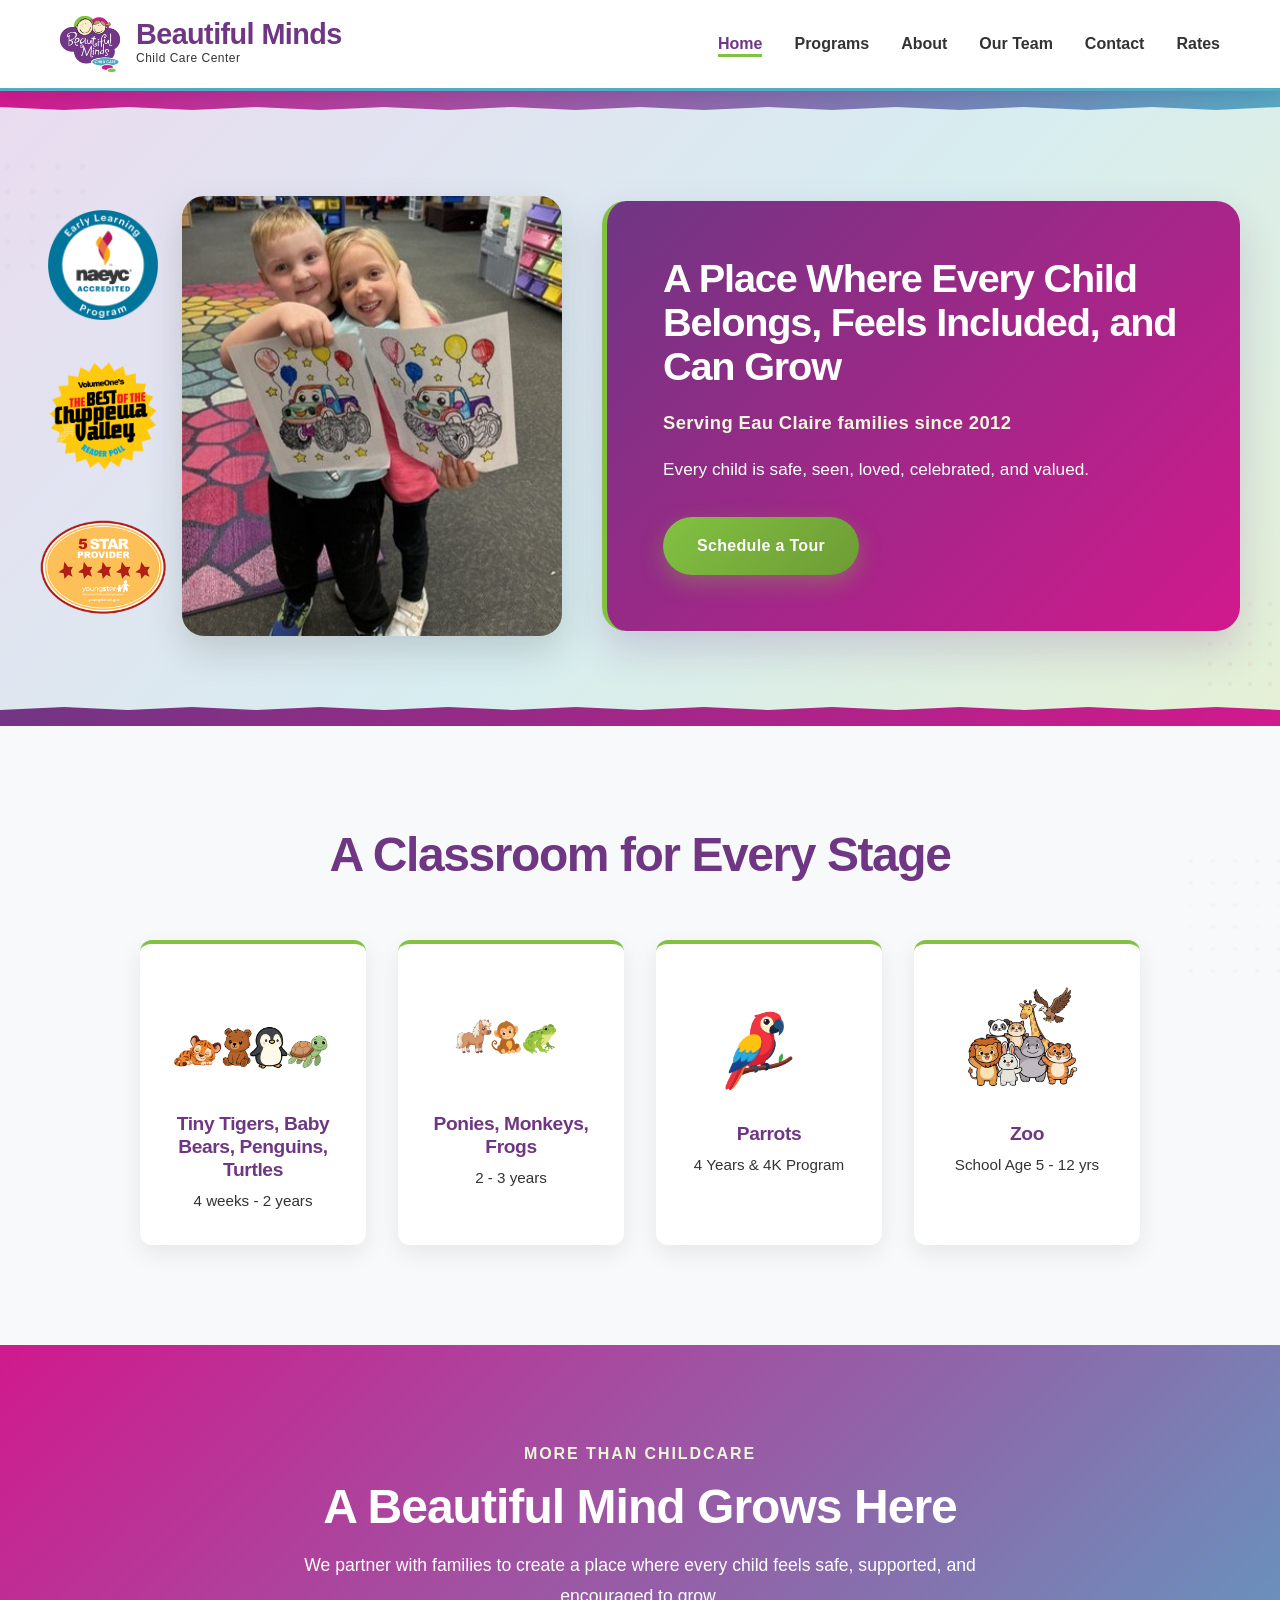
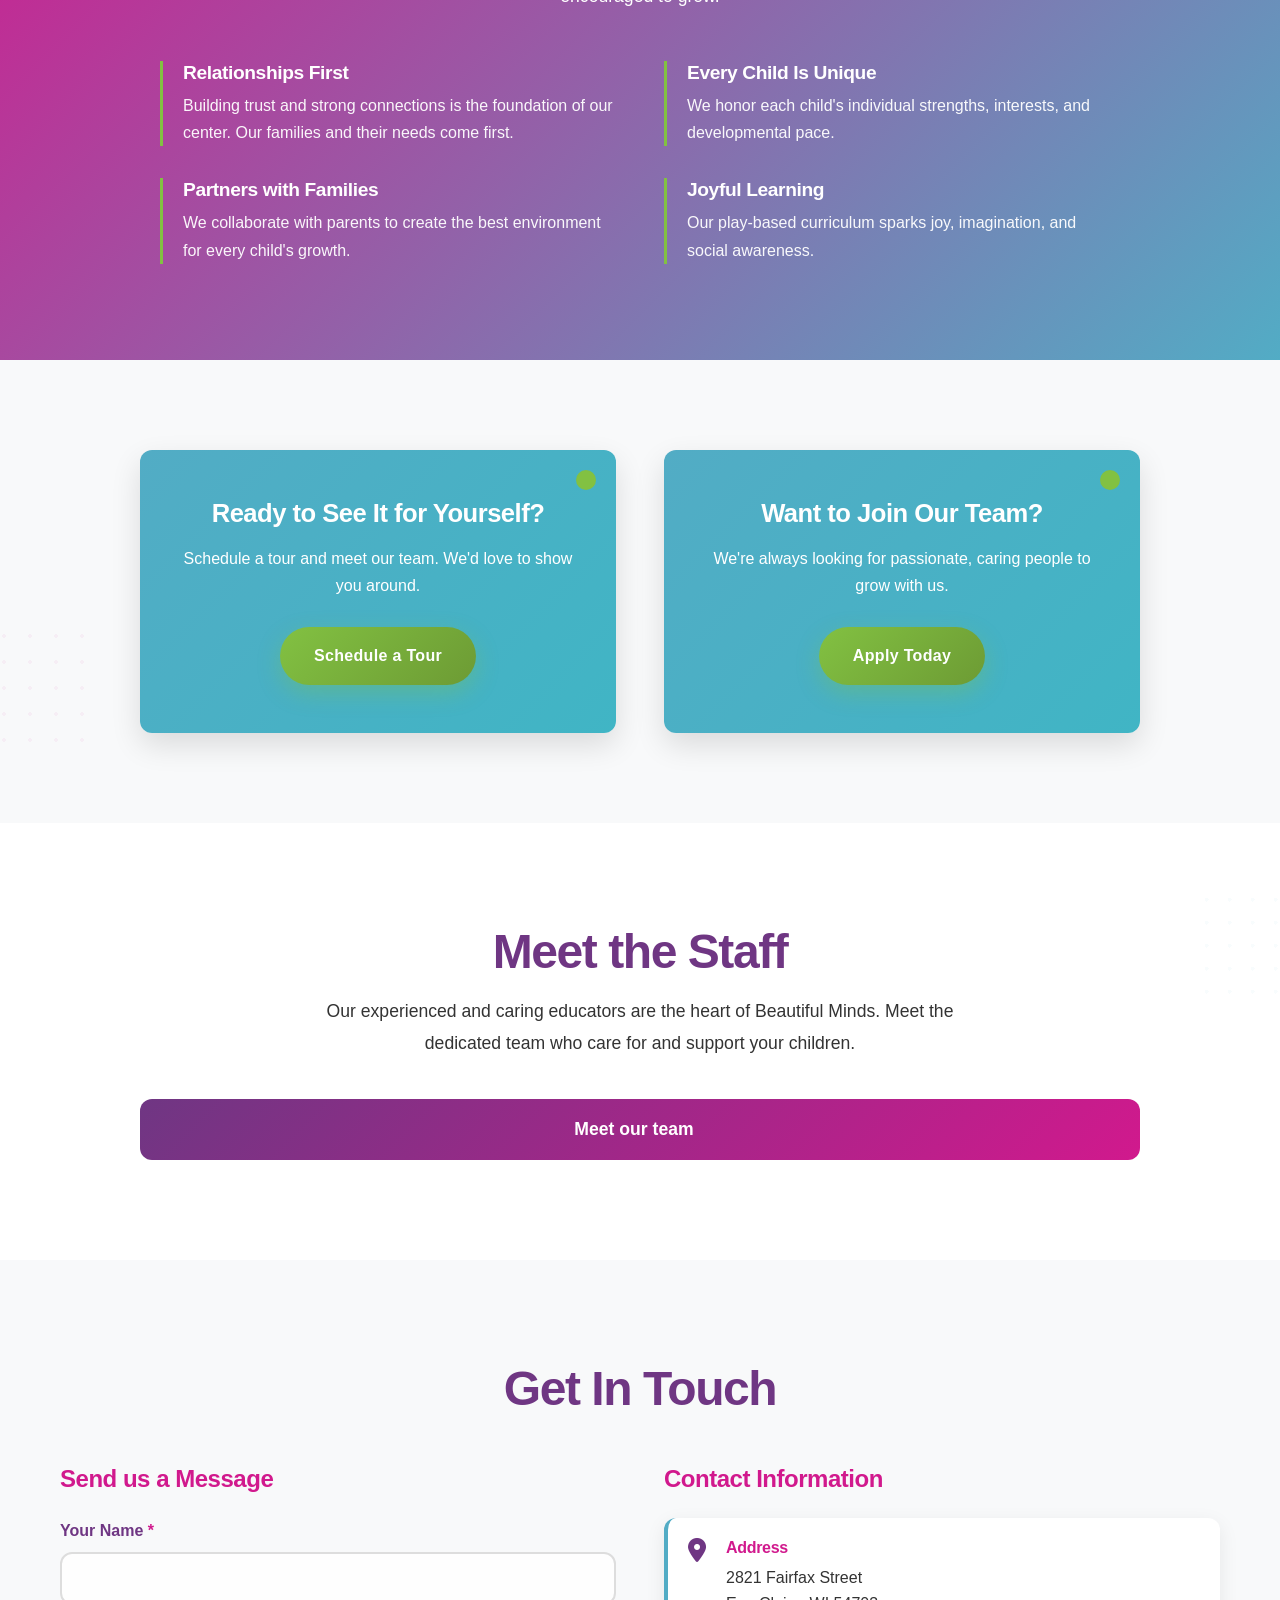
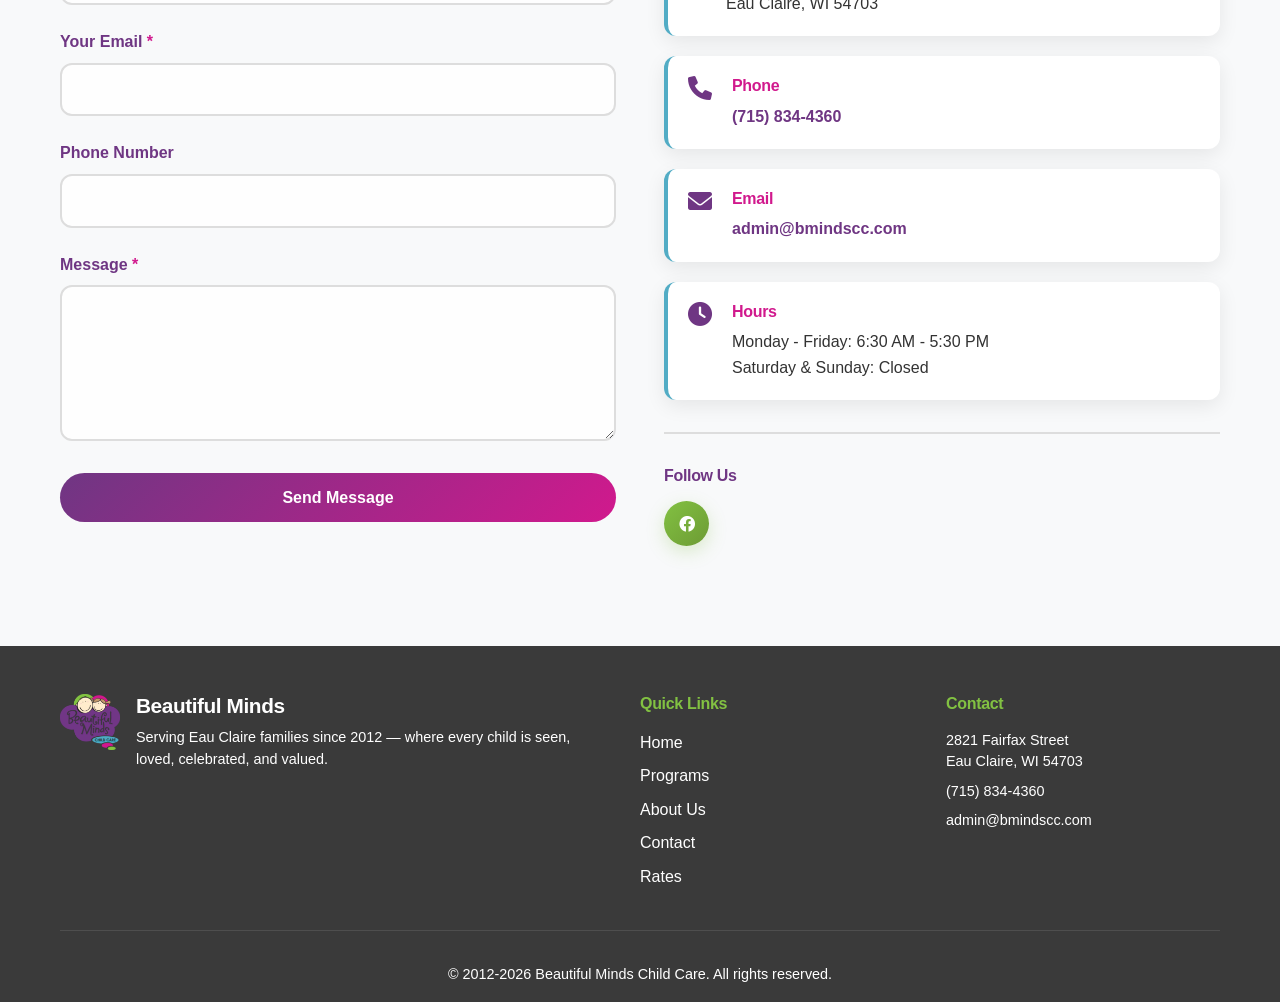
<file: index.html>
<!DOCTYPE html>
<html lang="en">
<head>
    <meta charset="UTF-8">
    <meta name="viewport" content="width=device-width, initial-scale=1.0">
    <meta name="description" content="Beautiful Minds Child Care - A Beautiful Mind Grows Here. Quality child care in Eau Claire, Wisconsin">
    <title>Beautiful Minds Child Care - Eau Claire, WI</title>
    <link rel="stylesheet" href="styles.css">
    <link rel="stylesheet" href="https://cdnjs.cloudflare.com/ajax/libs/font-awesome/6.0.0/css/all.min.css">
    <style>
        .family-section {
            padding: 6rem 20px;
            background: linear-gradient(135deg, #d1198d 0%, #52acc5 100%);
            color: #fff;
            position: relative;
            overflow: hidden;
        }

        .family-content {
            position: relative;
            z-index: 1;
            max-width: 1000px;
            margin: 0 auto;
            text-align: center;
        }

        .family-eyebrow {
            margin-bottom: 0.75rem;
            font-size: 1rem;
            font-weight: 700;
            letter-spacing: 0.12em;
            text-transform: uppercase;
            color: #edf7d8;
        }

        .family-content h2 {
            margin-bottom: 1rem;
            font-size: clamp(2rem, 4vw, 3rem);
            font-weight: 900;
            line-height: 1.15;
        }

        .family-intro {
            max-width: 700px;
            margin: 0 auto 3rem;
            font-size: 1.1rem;
            line-height: 1.8;
        }

        .family-values {
            display: grid;
            grid-template-columns: repeat(2, minmax(0, 1fr));
            gap: 2rem 3rem;
            margin: 0;
            text-align: left;
        }

        .family-values .value-item {
            padding-left: 1.25rem;
            border-left: 3px solid #82c142;
        }

        .family-values .value-item h3 {
            margin-bottom: 0.5rem;
            font-size: 1.2rem;
            color: #fff;
        }

        .family-values .value-item p {
            font-size: 1rem;
            line-height: 1.7;
            color: rgba(255, 255, 255, 0.95);
        }

        /* Keep the recognitions beside the classroom photo without card backgrounds. */
        .hero {
            background: linear-gradient(135deg, #eadcf0 0%, #d7edf0 55%, #e5f0d5 100%);
        }

        .hero-content {
            grid-template-columns: minmax(0, 0.9fr) minmax(0, 1.1fr);
        }

        .hero-left {
            display: grid;
            grid-template-columns: 126px minmax(0, 1fr);
            align-items: stretch;
            gap: 1rem;
            width: 100%;
            max-width: 660px;
            margin: 0 auto;
        }

        .hero-visual {
            min-width: 0;
        }

        .hero-visual .hero-image {
            width: 100%;
            max-width: none;
            height: clamp(300px, 36vw, 440px);
            object-fit: cover;
            border: 0;
            border-radius: 22px;
            box-shadow: 0 16px 36px rgba(58, 58, 58, 0.18);
        }

        .hero-badges {
            display: flex;
            flex-direction: column;
            justify-content: space-between;
            align-items: stretch;
            gap: 0.85rem;
        }

        .hero-badge {
            display: flex;
            align-items: center;
            justify-content: center;
            min-height: 0;
            flex: 1;
            padding: 0;
            background: transparent;
            border: 0;
            border-radius: 0;
            box-shadow: none;
            transition: none;
        }

        .hero-badge img {
            width: 100%;
            height: 100%;
            max-height: 110px;
            object-fit: contain;
        }

        .hero-badge:hover {
            transform: none;
            box-shadow: none;
        }

        .hero-box h2 {
            font-size: clamp(1.9rem, 3.1vw, 2.8rem);
        }

        @media (max-width: 768px) {
            .family-section {
                padding: 4.5rem 20px;
            }

            .family-values {
                grid-template-columns: 1fr;
                gap: 1.5rem;
            }

            .hero-content {
                grid-template-columns: 1fr;
            }

            .hero-left {
                max-width: 600px;
                grid-template-columns: 105px minmax(0, 1fr);
                gap: 0.8rem;
            }

            .hero-visual .hero-image {
                height: clamp(280px, 55vw, 400px);
            }

            .hero-box h2 {
                font-size: clamp(2rem, 4vw, 2.8rem);
            }
        }

        @media (max-width: 480px) {
            .hero-left {
                grid-template-columns: 1fr;
                gap: 0.8rem;
            }

            .hero-badges {
                flex-direction: row;
                justify-content: center;
                gap: 0.55rem;
            }

            .hero-visual .hero-image {
                height: clamp(240px, 72vw, 340px);
            }

            .hero-badge {
                width: min(31%, 110px);
                min-height: 62px;
            }

            .hero-badge img {
                max-height: 54px;
            }
        }
    </style>
</head>
<body>
    <!-- Navigation Header -->
    <header class="navbar">
        <div class="container">
            <div class="nav-wrapper">
                <div class="logo-section">
                    <img src="logo.jpg" alt="Beautiful Minds Child Care Logo" class="logo-img">
                    <div class="logo-text">
                        <h1>Beautiful Minds</h1>
                        <p class="tagline">Child Care Center</p>
                    </div>
                </div>
                <nav class="nav-menu">
                    <ul>
                        <li><a href="#home">Home</a></li>
                        <li><a href="#programs">Programs</a></li>
                        <li><a href="#about">About</a></li>
                        <li><a href="#team">Our Team</a></li>
                        <li><a href="#contact">Contact</a></li>
                    </ul>
                </nav>
                <button class="hamburger" onclick="toggleMenu()">
                    <span></span>
                    <span></span>
                    <span></span>
                </button>
            </div>
        </div>
    </header>

    <!-- Hero Section with Wavy Design -->
    <section id="home" class="hero">
        <div class="hero-top-wave"></div>
        <div class="hero-content">
            <div class="hero-left">
                <div class="hero-badges" aria-label="Program and community recognitions">
                    <div class="hero-badge"><img src="NAEYClogo.png" alt="NAEYC accredited"></div>
                    <div class="hero-badge"><img src="best_of_logo.png" alt="Best of recognition"></div>
                    <div class="hero-badge"><img src="5_star.png" alt="YoungStar 5-Star Program"></div>
                </div>
                <div class="hero-visual">
                    <img src="assetshero-image.jpg.jpg" alt="Children at Beautiful Minds" class="hero-image">
                </div>
            </div>
            <div class="hero-right">
                <div class="hero-box">
                    <h2>A Place Where Every Child Belongs, Feels Included, and Can Grow</h2>
                    <p class="highlight-text">Serving Eau Claire families since 2012</p>
                    <p class="hero-description">Every child is safe, seen, loved, celebrated, and valued.</p>
                    <a href="#contact" class="cta-button">Schedule a Tour</a>
                </div>
            </div>
        </div>
        <div class="hero-bottom-wave"></div>
    </section>

    <!-- Classroom Stages Section -->
    <section id="programs" class="classroom-stages">
        <div class="container">
            <div class="stage-intro">
                <h2>A Classroom for Every Stage</h2>
            </div>
            <div class="stages-grid">
                <div class="stage-card">
                    <div class="stage-icon"><img src="icon thoughts.png" alt="Tigers, bears, penguins, and turtles classroom icons" width="175"></div>
                    <h3>Tiny Tigers, Baby Bears, Penguins, Turtles</h3>
                    <p>4 weeks - 2 years</p>
                </div>
                <div class="stage-card">
                    <div class="stage-icon"><img src="icon thoughts 2.png" alt="Ponies, monkeys, and frogs icons"></div>
                    <h3>Ponies, Monkeys, Frogs</h3>
                    <p>2 - 3 years</p>
                </div>
                <div class="stage-card">
                    <div class="stage-icon"><img src="icon thoughts 3.png" alt="Parrot icon" width="175"></div>
                    <h3>Parrots</h3>
                    <p>4 Years &amp; 4K Program</p>
                </div>
                <div class="stage-card">
                    <div class="stage-icon"><img src="icon thoughts 4.png" alt="School Age icon" width="175"></div>
                    <h3>Zoo</h3>
                    <p>School Age 5 - 12 yrs</p>
                </div>
            </div>
        </div>
    </section>

    <!-- More Than Childcare Section -->
    <section id="about" class="family-section">
        <div class="container family-content">
            <p class="family-eyebrow">More Than Childcare</p>
            <h2>A Beautiful Mind Grows Here</h2>
            <p class="family-intro">We partner with families to create a place where every child feels safe, supported, and encouraged to grow.</p>
            <div class="family-values">
                <div class="value-item">
                    <h3>Relationships First</h3>
                    <p>Building trust and strong connections is the foundation of our center. Our families and their needs come first.</p>
                </div>
                <div class="value-item">
                    <h3>Every Child Is Unique</h3>
                    <p>We honor each child's individual strengths, interests, and developmental pace.</p>
                </div>
                <div class="value-item">
                    <h3>Partners with Families</h3>
                    <p>We collaborate with parents to create the best environment for every child's growth.</p>
                </div>
                <div class="value-item">
                    <h3>Joyful Learning</h3>
                    <p>Our play-based curriculum sparks joy, imagination, and social awareness.</p>
                </div>
            </div>
        </div>
    </section>

    <!-- Call to Action Sections -->
    <section class="dual-cta">
        <div class="container">
            <div class="cta-grid">
                <div class="cta-card">
                    <h3>Ready to See It for Yourself?</h3>
                    <p>Schedule a tour and meet our team. We'd love to show you around.</p>
                    <a href="#contact" class="cta-button primary">Schedule a Tour</a>
                </div>
                <div class="cta-card">
                    <h3>Want to Join Our Team?</h3>
                    <p>We're always looking for passionate, caring people to grow with us.</p>
                    <a href="#contact" class="cta-button secondary">Apply Today</a>
                </div>
            </div>
        </div>
    </section>

    <!-- Our Team Section -->
    <section id="team" class="staff">
        <div class="container">
            <h2>Meet the Staff</h2>
            <p class="section-intro">Our experienced and caring educators are the heart of Beautiful Minds. Meet the dedicated team who care for and support your children.</p>
            <details class="staff-dropdown">
                <summary>
                    Meet our team
                    <span class="staff-dropdown-arrow" aria-hidden="true"></span>
                </summary>
                <div class="staff-dropdown-panel">
                    <div class="staff-grid">
                        <article class="staff-card">
                            <h3>Tonya Bandoli</h3>
                            <p class="position">Director & Co-owner</p>
                            <p class="bio">Tonya has been working in Early Childhood Education for 20 years! She has been the center director since 2014 & became co-owner as of 2025!</p>
                        </article>
                        <!-- Copy the staff-card above for each team member. -->
                    </div>
                </div>
            </details>
        </div>
    </section>

    <!-- Contact Section -->
    <section id="contact" class="contact">
        <div class="container">
            <h2>Get In Touch</h2>
            <div class="contact-wrapper">
                <div class="contact-form">
                    <h3>Send us a Message</h3>
                    <form action="mailto:admin@bmindscc.com" method="POST" enctype="text/plain">
                        <div class="form-group">
                            <label for="name">Your Name <span class="required">*</span></label>
                            <input type="text" id="name" name="name" required>
                        </div>
                        <div class="form-group">
                            <label for="email">Your Email <span class="required">*</span></label>
                            <input type="email" id="email" name="email" required>
                        </div>
                        <div class="form-group">
                            <label for="phone">Phone Number</label>
                            <input type="tel" id="phone" name="phone">
                        </div>
                        <div class="form-group">
                            <label for="message">Message <span class="required">*</span></label>
                            <textarea id="message" name="message" rows="5" required></textarea>
                        </div>
                        <button type="submit" class="btn-submit">Send Message</button>
                    </form>
                </div>
                <div class="contact-info">
                    <h3>Contact Information</h3>
                    <div class="info-item">
                        <i class="fas fa-map-marker-alt"></i>
                        <div><h4>Address</h4><p>2821 Fairfax Street<br>Eau Claire, WI 54703</p></div>
                    </div>
                    <div class="info-item">
                        <i class="fas fa-phone"></i>
                        <div><h4>Phone</h4><p><a href="tel:+17158344360">(715) 834-4360</a></p></div>
                    </div>
                    <div class="info-item">
                        <i class="fas fa-envelope"></i>
                        <div><h4>Email</h4><p><a href="mailto:admin@bmindscc.com">admin@bmindscc.com</a></p></div>
                    </div>
                    <div class="info-item">
                        <i class="fas fa-clock"></i>
                        <div><h4>Hours</h4><p>Monday - Friday: 6:30 AM - 5:30 PM<br>Saturday &amp; Sunday: Closed</p></div>
                    </div>
                    <div class="social-links">
                        <h4>Follow Us</h4>
                        <a href="https://www.facebook.com/bmindscc" class="social-icon" title="Facebook"><i class="fab fa-facebook"></i></a>
                    </div>
                </div>
            </div>
        </div>
    </section>

    <!-- Footer -->
    <footer class="footer">
        <div class="container">
            <div class="footer-content">
                <div class="footer-logo">
                    <img src="logo.png" alt="Beautiful Minds Child Care Logo" class="logo-img">
                    <div>
                        <h4>Beautiful Minds</h4>
                        <p>Serving Eau Claire families since 2012 — where every child is seen, loved, celebrated, and valued.</p>
                    </div>
                </div>
                <div class="footer-section">
                    <h4>Quick Links</h4>
                    <ul>
                        <li><a href="#home">Home</a></li>
                        <li><a href="#programs">Programs</a></li>
                        <li><a href="#about">About Us</a></li>
                        <li><a href="#contact">Contact</a></li>
                    </ul>
                </div>
                <div class="footer-section">
                    <h4>Contact</h4>
                    <p>2821 Fairfax Street<br>Eau Claire, WI 54703</p>
                    <p><a href="tel:+17158344360">(715) 834-4360</a></p>
                    <p><a href="mailto:admin@bmindscc.com">admin@bmindscc.com</a></p>
                </div>
            </div>
            <div class="footer-bottom">
                <p>&copy; 2012-2026 Beautiful Minds Child Care. All rights reserved.</p>
            </div>
        </div>
    </footer>

    <script src="script.js"></script>
</body>
</html>
</file>
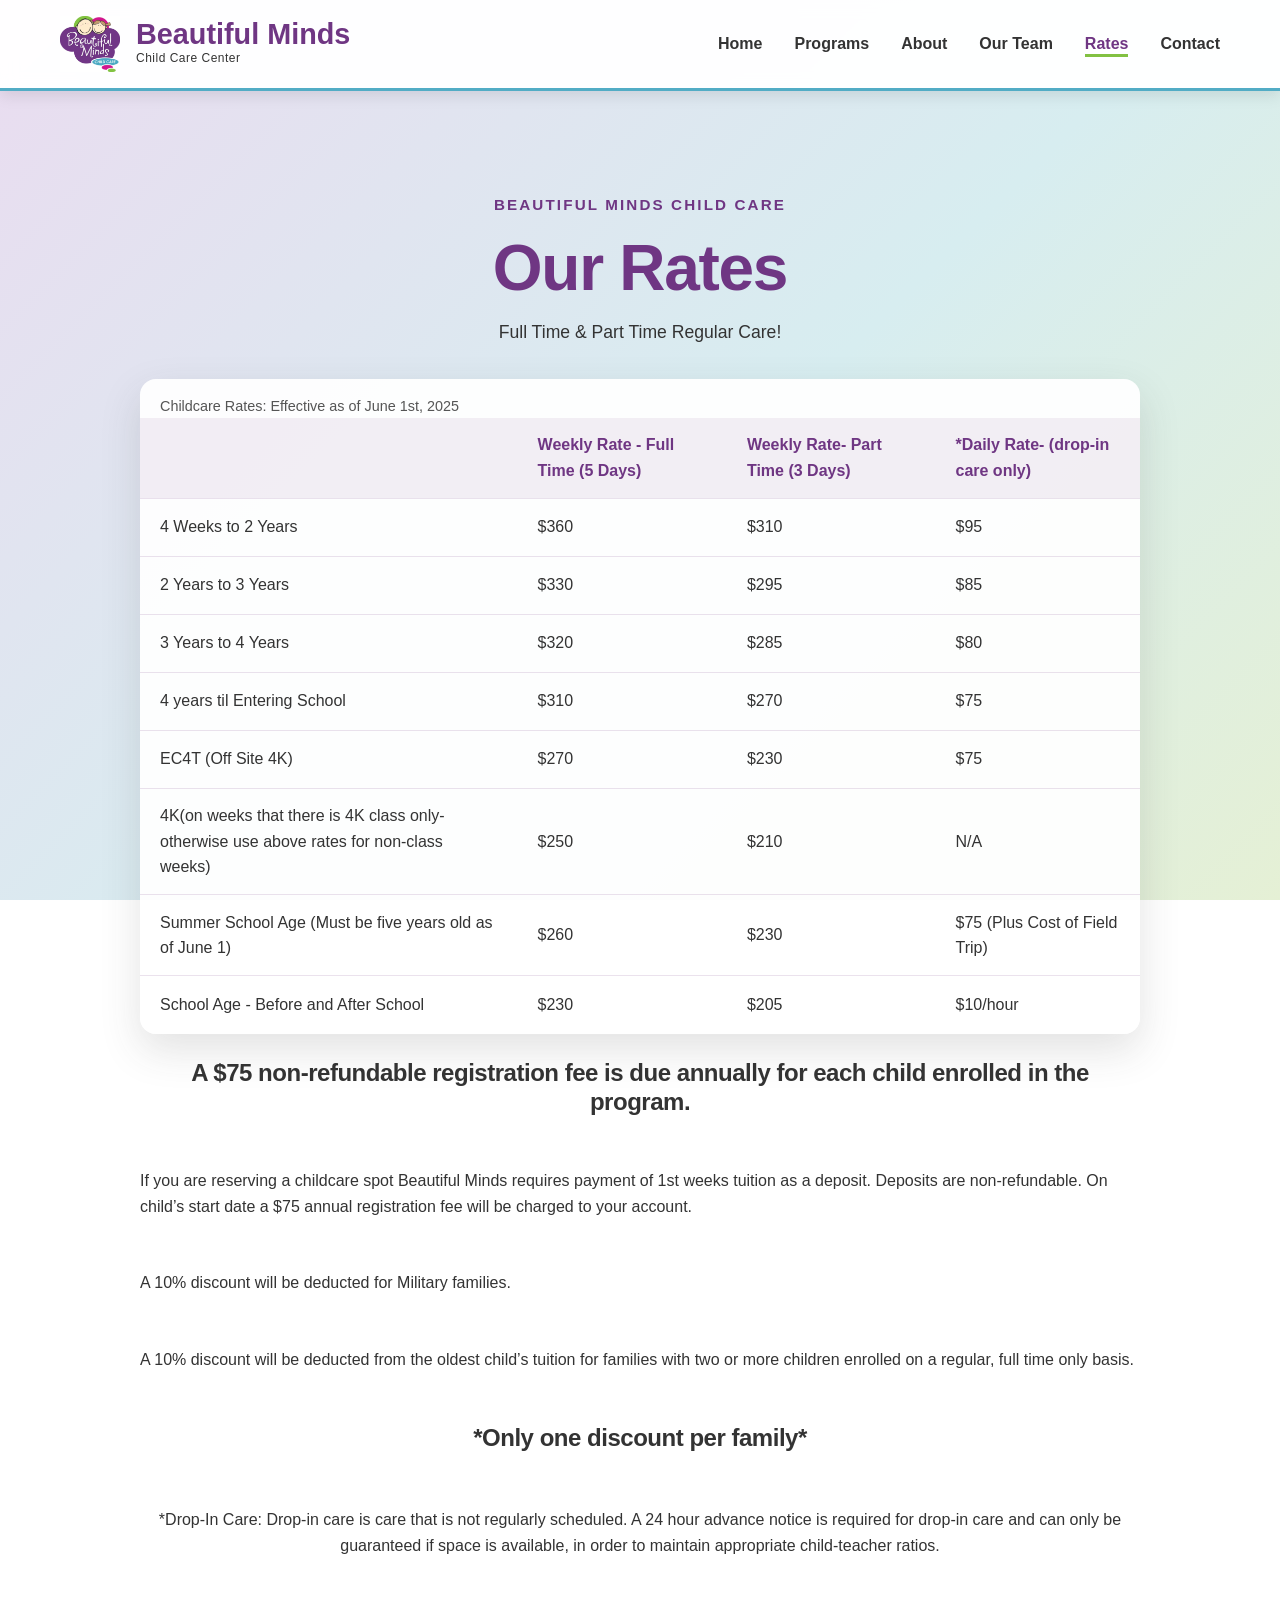
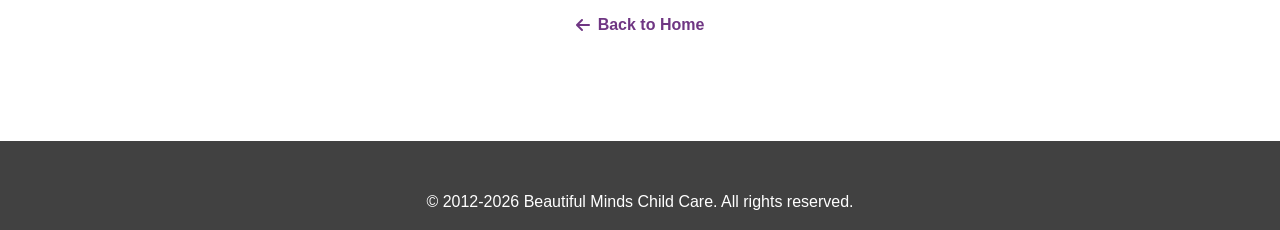
<file: rates.html>
<!DOCTYPE html>
<html lang="en">
<head>
    <meta charset="UTF-8">
    <meta name="viewport" content="width=device-width, initial-scale=1.0">
    <meta name="description" content="Child care rates at Beautiful Minds Child Care in Eau Claire, Wisconsin.">
    <title>Rates | Beautiful Minds Child Care</title>
    <link rel="stylesheet" href="styles.css">
    <link rel="stylesheet" href="rates.css">
    <link rel="stylesheet" href="https://cdnjs.cloudflare.com/ajax/libs/font-awesome/6.0.0/css/all.min.css">
</head>
<body class="rates-page">
    <header class="navbar">
        <div class="container">
            <div class="nav-wrapper">
                <a class="logo-section rates-logo" href="index.html" aria-label="Beautiful Minds Child Care home">
                    <img src="logo.jpg" alt="" class="logo-img">
                    <span class="logo-text">
                        <span class="rates-brand">Beautiful Minds</span>
                        <span class="tagline">Child Care Center</span>
                    </span>
                </a>
                <nav class="nav-menu" aria-label="Main navigation">
                    <ul>
                        <li><a href="index.html#home">Home</a></li>
                        <li><a href="index.html#programs">Programs</a></li>
                        <li><a href="index.html#about">About</a></li>
                        <li><a href="index.html#team">Our Team</a></li>
                        <li><a href="rates.html" class="active" aria-current="page">Rates</a></li>
                        <li><a href="index.html#contact">Contact</a></li>
                    </ul>
                </nav>
                <button class="hamburger" type="button" onclick="toggleMenu()" aria-label="Toggle navigation menu" aria-expanded="false">
                    <span></span><span></span><span></span>
                </button>
            </div>
        </div>
    </header>

    <main class="rates-main">
        <div class="rates-content">
            <p class="rates-eyebrow">Beautiful Minds Child Care</p>
            <h1>Our Rates</h1>
            <p class="rates-intro">Full Time & Part Time Regular Care!</p>
            <div class="rates-table-wrap">
                <table class="rates-table">
                   <p style="text-align: center;"> <caption>Childcare Rates: Effective as of June 1st, 2025</caption>
                    <thead>
                        <tr>
                            <th scope="col">    </th>
                            <th scope="col">Weekly Rate - Full Time (5 Days)</th>
                            <th scope="col">Weekly Rate- Part Time (3 Days)</th>
                            <th scope="col"> *Daily Rate- (drop-in care only)</th>
                        </tr>
                    </thead>
                    <tbody>
                        <tr><td>4 Weeks to 2 Years</td><td>$360</td><td>$310</td><td>$95</td></td></tr>
                        <tr><td>2 Years to 3 Years</td><td>$330</td><td>$295</td><td>$85</td></tr>
                        <tr><td>3 Years to 4 Years</td><td>$320</td><td>$285</td><td>$80</td></tr>
                        <tr><td>4 years til Entering School</td><td>$310</td><td>$270</td><td>$75</td></tr>
                        <tr><td>EC4T (Off Site 4K)</td><td>$270</td><td>$230</td><td>$75</td></tr>
                        <tr><td>4K(on weeks that there is 4K class only- otherwise use above rates for non-class weeks)<td>$250</td><td>$210</td><td>N/A</td></td></tr>
                    <tr><td>Summer School Age (Must be five years old as of June 1)<td>$260</td><td>$230</td><td>$75 (Plus Cost of Field Trip)</td></td></tr>
                    <tr><td>School Age - Before and After School</td><td>$230</td><td>$205</td><td>$10/hour</td></tr>
                </tbody>
                </table>
            </div>
            
 <br><p style="text-align: left;"><h2>A $75 non-refundable registration fee is due annually for each child enrolled in the program.  </h2></p> </br>
<br><p style="text-align: left;">If you are reserving a childcare spot Beautiful Minds requires payment of 1st weeks tuition as a deposit.  Deposits are non-refundable. On child’s start date a $75 annual registration fee will be charged to your account.</p> </br>
 <br><p style="text-align: left;">A 10% discount will be deducted for Military families.</p> </br>
<br><p style="text-align: left;">A 10% discount will be deducted from the oldest child’s tuition for families with two or more children enrolled on a regular, full time only basis. </p></br>
<br><p style="text-align: center;"><h2>*Only one discount per family*</p></br></h2>
<br>*Drop-In Care:  Drop-in care is care that is not regularly scheduled.  A 24 hour advance notice is required for drop-in care and can only be guaranteed if space is available, in order to maintain appropriate child-teacher ratios. 
</h2></p></br>
           <p> <a class="rates-home-link" href="index.html"><i class="fas fa-arrow-left" aria-hidden="true"></i> Back to Home</a> </p>
        </div>
    </main>

    <footer class="footer rates-footer">
        <div class="container">
            <p>&copy; 2012-2026 Beautiful Minds Child Care. All rights reserved.</p>
        </div>
    </footer>
    <script src="script.js"></script>
</body>
</html>
</file>
<file: styles.css>
/* Beautiful Minds Child Care site styles */
:root {
    --primary-purple: #6f3683;
    --magenta: #d1198d;
    --teal: #52acc5;
    --accent-green: #82c142;
    --accent-green-dark: #6d9b34;
    --soft-green: #edf7d8;
    --soft-purple: #f5edf7;
    --dark-bg: #3a3a3a;
    --dark-color: #2c3e50;
    --light-color: #f8f9fa;
    --white: #fff;
    --text-color: #333;
    --border-radius: 12px;
    --box-shadow: 0 4px 15px rgba(0, 0, 0, 0.1);
    --transition: all 0.3s ease;
}

* {
    margin: 0;
    padding: 0;
    box-sizing: border-box;
}

html {
    scroll-behavior: smooth;
    scroll-padding-top: 90px;
}

body {
    font-family: 'Segoe UI', Tahoma, Geneva, Verdana, sans-serif;
    line-height: 1.6;
    color: var(--text-color);
    background: linear-gradient(180deg, #fff 0%, #fffefb 100%);
}

img {
    display: block;
    max-width: 100%;
}

.container {
    width: 100%;
    max-width: 1200px;
    margin: 0 auto;
    padding: 0 20px;
}

h1, h2, h3, h4 {
    line-height: 1.2;
    letter-spacing: -0.02em;
}

/* Header and navigation */
.navbar {
    position: sticky;
    z-index: 100;
    top: 0;
    padding: 1rem 0;
    background: rgba(255, 255, 255, 0.96);
    border-bottom: 3px solid var(--teal);
    box-shadow: var(--box-shadow);
    backdrop-filter: blur(8px);
}

.nav-wrapper {
    display: flex;
    align-items: center;
    justify-content: space-between;
    gap: 1.5rem;
}

.logo-section {
    display: flex;
    align-items: center;
    gap: 1rem;
}

.logo-img {
    width: 60px;
    height: auto;
}

.logo-text h1 {
    margin: 0;
    color: var(--primary-purple);
    font-size: 1.8rem;
    line-height: 1;
}

.tagline {
    margin: 0;
    color: var(--text-color);
    font-size: 0.75rem;
    letter-spacing: 0.5px;
}

.nav-menu ul {
    display: flex;
    align-items: center;
    gap: 2rem;
    list-style: none;
}

.nav-menu a {
    position: relative;
    color: var(--text-color);
    font-weight: 600;
    text-decoration: none;
    transition: var(--transition);
}

.nav-menu a:hover,
.nav-menu a:focus-visible,
.nav-menu a.active {
    color: var(--primary-purple);
}

.nav-menu a::after {
    position: absolute;
    right: 0;
    bottom: -5px;
    left: 0;
    height: 3px;
    background: var(--accent-green);
    content: '';
    transform: scaleX(0);
    transform-origin: left;
    transition: transform 0.3s ease;
}

.nav-menu a:hover::after,
.nav-menu a:focus-visible::after,
.nav-menu a.active::after {
    transform: scaleX(1);
}

.hamburger {
    display: none;
    flex-direction: column;
    gap: 5px;
    padding: 0.5rem;
    border: 0;
    background: transparent;
    cursor: pointer;
}

.hamburger span {
    width: 25px;
    height: 3px;
    border-radius: 2px;
    background: var(--primary-purple);
}

/* Hero */
.hero {
    position: relative;
    overflow: hidden;
    padding: 105px 20px 90px;
    background: linear-gradient(180deg, #fff 0%, #fffaf7 100%);
}

.hero::before,
.hero::after,
.classroom-stages::before,
.family-section::before,
.family-section::after,
.dual-cta::before,
.staff::before {
    position: absolute;
    z-index: 0;
    pointer-events: none;
    content: '';
}

.hero::before {
    top: 10%;
    left: -30px;
    width: 120px;
    height: 120px;
    opacity: 0.06;
    background: radial-gradient(circle, var(--accent-green) 3px, transparent 3px);
    background-size: 25px 25px;
}

.hero::after {
    right: -20px;
    bottom: 5%;
    width: 100px;
    height: 100px;
    opacity: 0.05;
    background: radial-gradient(circle, var(--magenta) 2.5px, transparent 2.5px);
    background-size: 20px 20px;
}

.hero-top-wave,
.hero-bottom-wave {
    position: absolute;
    right: 0;
    left: 0;
    height: 60px;
    pointer-events: none;
}

.hero-top-wave {
    top: -2px;
    background: linear-gradient(135deg, var(--magenta) 0%, var(--teal) 100%);
    clip-path: polygon(0 0, 100% 0, 100% 30%, 95% 35%, 90% 30%, 85% 35%, 80% 30%, 75% 35%, 70% 30%, 65% 35%, 60% 30%, 55% 35%, 50% 30%, 45% 35%, 40% 30%, 35% 35%, 30% 30%, 25% 35%, 20% 30%, 15% 35%, 10% 30%, 5% 35%, 0 30%);
}

.hero-bottom-wave {
    bottom: -2px;
    background: linear-gradient(135deg, var(--primary-purple) 0%, var(--magenta) 100%);
    clip-path: polygon(0 70%, 5% 65%, 10% 70%, 15% 65%, 20% 70%, 25% 65%, 30% 70%, 35% 65%, 40% 70%, 45% 65%, 50% 70%, 55% 65%, 60% 70%, 65% 65%, 70% 70%, 75% 65%, 80% 70%, 85% 65%, 90% 70%, 95% 65%, 100% 70%, 100% 100%, 0 100%);
}

.hero-content {
    position: relative;
    z-index: 1;
    display: grid;
    grid-template-columns: minmax(0, 1fr) minmax(0, 1fr);
    align-items: center;
    gap: 2.5rem;
    max-width: 1200px;
    margin: 0 auto;
}

.hero-left {
    display: grid;
    grid-template-columns: minmax(0, 1fr) 126px;
    align-items: stretch;
    gap: 1rem;
    width: 100%;
    max-width: 660px;
    margin: 0 auto;
}

.hero-visual {
    min-width: 0;
}

.hero-visual .hero-image {
    width: 100%;
    height: clamp(300px, 36vw, 440px);
    max-width: none;
    border: 4px solid rgba(255, 255, 255, 0.95);
    border-radius: 22px;
    background: var(--light-color);
    box-shadow: 0 16px 36px rgba(58, 58, 58, 0.18);
    object-fit: cover;
}

.hero-badges {
    display: flex;
    flex-direction: column;
    align-items: stretch;
    justify-content: space-between;
    gap: 0.85rem;
}

.hero-badge {
    display: flex;
    flex: 1;
    align-items: center;
    justify-content: center;
    min-height: 0;
    padding: 0.6rem;
    border: 1px solid rgba(111, 54, 131, 0.08);
    border-radius: 14px;
    background: rgba(255, 255, 255, 0.96);
    box-shadow: 0 7px 18px rgba(58, 58, 58, 0.12);
    transition: transform 0.25s ease, box-shadow 0.25s ease;
}

.hero-badge img {
    width: 100%;
    height: 100%;
    max-height: 110px;
    object-fit: contain;
}

.hero-badge:hover {
    transform: translateY(-3px);
    box-shadow: 0 10px 22px rgba(58, 58, 58, 0.16);
}

.hero-right {
    position: relative;
    z-index: 2;
    display: flex;
    align-items: center;
}

.hero-box {
    width: 100%;
    padding: 3.5rem;
    border-left: 5px solid var(--accent-green);
    border-radius: 24px;
    background: linear-gradient(135deg, var(--primary-purple) 0%, var(--magenta) 100%);
    box-shadow: 0 18px 40px rgba(111, 54, 131, 0.2);
    color: var(--white);
}

.hero-box h2 {
    margin-bottom: 1.25rem;
    font-size: clamp(2rem, 4vw, 3.2rem);
    font-weight: 900;
    line-height: 1.1;
    letter-spacing: -0.03em;
}

.highlight-text {
    margin-bottom: 1rem;
    color: var(--soft-green);
    font-size: 1.15rem;
    font-weight: 700;
    letter-spacing: 0.02em;
}

.hero-description {
    margin-bottom: 2rem;
    font-size: 1.08rem;
    line-height: 1.8;
}

.cta-button {
    display: inline-block;
    padding: 16px 34px;
    border: 0;
    border-radius: 50px;
    background: linear-gradient(135deg, var(--accent-green) 0%, var(--accent-green-dark) 100%);
    box-shadow: 0 8px 22px rgba(130, 193, 66, 0.34);
    color: var(--white);
    cursor: pointer;
    font-size: 1rem;
    font-weight: 700;
    letter-spacing: 0.02em;
    text-align: center;
    text-decoration: none;
    transition: var(--transition);
}

.cta-button:hover,
.cta-button:focus-visible {
    transform: translateY(-3px);
    box-shadow: 0 12px 24px rgba(130, 193, 66, 0.44);
}

/* Programs */
.classroom-stages {
    position: relative;
    padding: 100px 20px;
    background: var(--light-color);
}

.classroom-stages::before {
    top: 20%;
    right: -40px;
    width: 140px;
    height: 140px;
    opacity: 0.04;
    background: radial-gradient(circle, var(--teal) 2.5px, transparent 2.5px);
    background-size: 22px 22px;
}

.stage-intro {
    position: relative;
    z-index: 1;
    margin-bottom: 3.5rem;
    text-align: center;
}

.stage-intro h2 {
    color: var(--primary-purple);
    font-size: clamp(2rem, 4vw, 3rem);
    font-weight: 900;
    letter-spacing: -0.03em;
}

.stages-grid {
    position: relative;
    z-index: 1;
    display: grid;
    grid-template-columns: repeat(auto-fit, minmax(200px, 1fr));
    gap: 2rem;
    max-width: 1000px;
    margin: 0 auto;
}

.stage-card {
    padding: 2rem 1.5rem;
    border-top: 4px solid var(--accent-green);
    border-radius: var(--border-radius);
    background: var(--white);
    box-shadow: 0 8px 25px rgba(0, 0, 0, 0.08);
    text-align: center;
    transition: var(--transition);
}

.stage-card:hover {
    transform: translateY(-7px);
    box-shadow: 0 12px 30px rgba(0, 0, 0, 0.12);
}

.stage-icon {
    display: flex;
    min-height: 120px;
    align-items: center;
    justify-content: center;
    margin-bottom: 1rem;
}

.stage-icon img {
    width: 100%;
    max-width: 175px;
    max-height: 130px;
    object-fit: contain;
}

.stage-card h3 {
    margin-bottom: 0.5rem;
    color: var(--primary-purple);
    font-size: 1.2rem;
    font-weight: 700;
}

.stage-card p {
    color: var(--text-color);
    font-size: 0.95rem;
}

/* More than childcare (section layout and colors are defined inline in index.html) */
.family-content {
    display: block;
}

.family-values .value-item {
    margin: 0;
}

/* Call-to-action panels */
.dual-cta {
    position: relative;
    padding: 90px 20px;
    background: var(--light-color);
}

.dual-cta::before {
    bottom: 15%;
    left: -35px;
    width: 130px;
    height: 130px;
    opacity: 0.05;
    background: radial-gradient(circle, var(--magenta) 2px, transparent 2px);
    background-size: 26px 26px;
}

.cta-grid {
    position: relative;
    z-index: 1;
    display: grid;
    grid-template-columns: repeat(2, minmax(0, 1fr));
    gap: 3rem;
    max-width: 1000px;
    margin: 0 auto;
}

.cta-card {
    position: relative;
    padding: 3rem 2rem;
    border-radius: var(--border-radius);
    background: linear-gradient(135deg, var(--teal) 0%, #40b5c5 100%);
    box-shadow: 0 12px 30px rgba(0, 0, 0, 0.12);
    color: var(--white);
    text-align: center;
    transition: var(--transition);
}

.cta-card:hover {
    transform: translateY(-7px);
    box-shadow: 0 14px 35px rgba(0, 0, 0, 0.15);
}

.cta-card::before {
    position: absolute;
    top: 20px;
    right: 20px;
    width: 20px;
    height: 20px;
    border-radius: 50%;
    background: var(--accent-green);
    content: '';
}

.cta-card h3 {
    margin-bottom: 1rem;
    color: var(--white);
    font-size: 1.6rem;
    font-weight: 800;
}

.cta-card p {
    margin-bottom: 1.75rem;
    line-height: 1.7;
}

/* Staff and accessible details dropdown */
.staff {
    position: relative;
    padding: 100px 20px;
    background: var(--white);
}

.staff::before {
    top: 15%;
    right: -25px;
    width: 110px;
    height: 110px;
    opacity: 0.04;
    background: radial-gradient(circle, var(--teal) 2px, transparent 2px);
    background-size: 23px 23px;
}

.staff .container {
    position: relative;
    z-index: 1;
}

.staff h2,
.contact h2 {
    margin-bottom: 1rem;
    color: var(--primary-purple);
    font-size: clamp(2rem, 4vw, 3rem);
    font-weight: 900;
    letter-spacing: -0.03em;
    text-align: center;
}

.section-intro {
    max-width: 700px;
    margin: 0 auto 2.5rem;
    color: var(--text-color);
    font-size: 1.1rem;
    line-height: 1.8;
    text-align: center;
}

.staff-dropdown {
    max-width: 1000px;
    margin: 0 auto;
}

.staff-dropdown summary {
    display: flex;
    align-items: center;
    justify-content: center;
    gap: 0.75rem;
    padding: 1rem 1.5rem;
    border-radius: var(--border-radius);
    background: linear-gradient(135deg, var(--primary-purple) 0%, var(--magenta) 100%);
    color: var(--white);
    cursor: pointer;
    font-size: 1.1rem;
    font-weight: 700;
    list-style: none;
    transition: var(--transition);
}

.staff-dropdown summary::-webkit-details-marker {
    display: none;
}

.staff-dropdown summary::marker {
    content: '';
}

.staff-dropdown summary:hover,
.staff-dropdown summary:focus-visible {
    filter: brightness(1.08);
    outline: 3px solid var(--accent-green);
    outline-offset: 3px;
}

.staff-dropdown-arrow {
    display: inline-block;
    transition: transform 0.2s ease;
}

.staff-dropdown[open] .staff-dropdown-arrow,
.staff-dropdown:hover .staff-dropdown-arrow,
.staff-dropdown:focus-within .staff-dropdown-arrow {
    transform: rotate(180deg);
}

.staff-dropdown-panel {
    display: none;
    padding-top: 1.5rem;
}

.staff-dropdown:hover .staff-dropdown-panel,
.staff-dropdown:focus-within .staff-dropdown-panel,
.staff-dropdown[open] .staff-dropdown-panel {
    display: block;
}

.staff-grid {
    display: grid;
    grid-template-columns: repeat(auto-fit, minmax(240px, 1fr));
    gap: 1.5rem;
}

.staff-card {
    padding: 2rem 1.5rem;
    border: 1px solid rgba(111, 54, 131, 0.08);
    border-radius: var(--border-radius);
    background: var(--light-color);
    box-shadow: 0 8px 25px rgba(0, 0, 0, 0.08);
    text-align: center;
    transition: var(--transition);
}

.staff-card:hover {
    transform: translateY(-5px);
    box-shadow: 0 12px 30px rgba(0, 0, 0, 0.12);
}

.staff-card h3 {
    margin-bottom: 0.5rem;
    color: var(--primary-purple);
    font-size: 1.3rem;
}

.staff-card .position {
    margin-bottom: 1rem;
    color: var(--teal);
    font-weight: 700;
}

.staff-card .bio {
    color: var(--text-color);
    font-size: 0.95rem;
    line-height: 1.7;
}

/* Contact */
.contact {
    padding: 100px 20px;
    background: var(--light-color);
}

.contact h2 {
    margin-bottom: 3rem;
}

.contact-wrapper {
    display: grid;
    grid-template-columns: minmax(0, 1fr) minmax(0, 1fr);
    gap: 3rem;
}

.contact-form h3,
.contact-info h3 {
    margin-bottom: 1.5rem;
    color: var(--magenta);
    font-size: 1.5rem;
    font-weight: 800;
}

.form-group {
    margin-bottom: 1.5rem;
}

.form-group label {
    display: block;
    margin-bottom: 0.5rem;
    color: var(--primary-purple);
    font-weight: 700;
}

.required {
    color: var(--magenta);
}

.form-group input,
.form-group textarea {
    width: 100%;
    padding: 12px;
    border: 2px solid #ddd;
    border-radius: var(--border-radius);
    background: rgba(255, 255, 255, 0.9);
    font: inherit;
    transition: var(--transition);
}

.form-group input:focus,
.form-group textarea:focus {
    border-color: var(--primary-purple);
    outline: none;
    box-shadow: 0 0 0 3px rgba(111, 54, 131, 0.1);
}

.btn-submit {
    width: 100%;
    padding: 12px;
    border: 0;
    border-radius: 50px;
    background: linear-gradient(135deg, var(--primary-purple) 0%, var(--magenta) 100%);
    color: var(--white);
    cursor: pointer;
    font: inherit;
    font-weight: 700;
    transition: var(--transition);
}

.btn-submit:hover {
    transform: translateY(-2px);
    box-shadow: var(--box-shadow);
}

.info-item {
    display: flex;
    gap: 1.25rem;
    margin-bottom: 1.25rem;
    padding: 1.25rem;
    border-left: 4px solid var(--teal);
    border-radius: var(--border-radius);
    background: var(--white);
    box-shadow: 0 6px 20px rgba(0, 0, 0, 0.08);
}

.info-item i {
    flex-shrink: 0;
    color: var(--primary-purple);
    font-size: 1.5rem;
}

.info-item h4 {
    margin-bottom: 0.5rem;
    color: var(--magenta);
}

.info-item a,
.footer a {
    color: inherit;
    text-decoration: none;
}

.info-item a {
    color: var(--primary-purple);
    font-weight: 600;
}

.info-item a:hover {
    color: var(--teal);
}

.social-links {
    margin-top: 2rem;
    padding-top: 2rem;
    border-top: 2px solid #ddd;
}

.social-links h4 {
    margin-bottom: 1rem;
    color: var(--primary-purple);
}

.social-icon {
    display: inline-flex;
    width: 45px;
    height: 45px;
    align-items: center;
    justify-content: center;
    margin-right: 1rem;
    border-radius: 50%;
    background: linear-gradient(135deg, var(--accent-green) 0%, var(--accent-green-dark) 100%);
    box-shadow: 0 6px 18px rgba(130, 193, 66, 0.25);
    color: var(--white);
    text-decoration: none;
    transition: var(--transition);
}

.social-icon:hover {
    transform: translateY(-4px);
}

/* Footer */
.footer {
    padding: 3rem 20px 1rem;
    background: var(--dark-bg);
    color: var(--white);
}

.footer-content {
    display: grid;
    grid-template-columns: 2fr 1fr 1fr;
    gap: 2rem;
    margin-bottom: 2rem;
}

.footer-logo {
    display: flex;
    align-items: flex-start;
    gap: 1rem;
}

.footer-logo h4 {
    margin-bottom: 0.5rem;
    font-size: 1.3rem;
}

.footer-logo p,
.footer-section p {
    font-size: 0.9rem;
    line-height: 1.5;
}

.footer-section h4 {
    margin-bottom: 1rem;
    color: var(--accent-green);
}

.footer-section ul {
    list-style: none;
}

.footer-section li {
    margin-bottom: 0.5rem;
}

.footer-section a:hover {
    color: var(--accent-green);
}

.footer-section p {
    margin-bottom: 0.5rem;
}

.footer-bottom {
    padding-top: 2rem;
    border-top: 1px solid rgba(255, 255, 255, 0.1);
    font-size: 0.9rem;
    text-align: center;
}

/* Responsive layout */
@media (max-width: 900px) {
    .hero-content {
        gap: 1.5rem;
    }

    .hero-box {
        padding: 2.5rem;
    }

    .contact-wrapper {
        gap: 2rem;
    }
}

@media (max-width: 768px) {
    .hamburger {
        display: flex;
    }

    .nav-menu {
        display: none;
    }

    .nav-menu.active {
        position: absolute;
        top: 100%;
        right: 0;
        left: 0;
        display: block;
        padding: 1rem 20px;
        background: var(--light-color);
        box-shadow: var(--box-shadow);
    }

    .nav-menu ul {
        flex-direction: column;
        align-items: stretch;
        gap: 0;
        max-width: 1200px;
        margin: 0 auto;
    }

    .nav-menu li {
        padding: 0.75rem 0;
    }

    .hero {
        padding: 90px 20px 75px;
    }

    .hero-content {
        grid-template-columns: 1fr;
        gap: 2rem;
    }

    .hero-left {
        max-width: 600px;
        grid-template-columns: minmax(0, 1fr) 105px;
        gap: 0.8rem;
    }

    .hero-visual .hero-image {
        height: clamp(280px, 55vw, 400px);
    }

    .hero-box {
        padding: 2.5rem;
    }

    .cta-grid {
        gap: 1.5rem;
    }

    .cta-card {
        padding: 2.5rem 1.5rem;
    }

    .contact-wrapper {
        grid-template-columns: 1fr;
    }

    .footer-content {
        grid-template-columns: 1fr 1fr;
    }
}

@media (max-width: 480px) {
    .container {
        padding-right: 16px;
        padding-left: 16px;
    }

    .logo-section {
        gap: 0.65rem;
    }

    .logo-img {
        width: 48px;
    }

    .logo-text h1 {
        font-size: 1.45rem;
    }

    .hero {
        padding: 82px 16px 70px;
    }

    .hero-left {
        grid-template-columns: 1fr;
        gap: 0.8rem;
    }

    .hero-visual .hero-image {
        height: clamp(240px, 72vw, 340px);
    }

    .hero-badges {
        flex-direction: row;
        justify-content: center;
        gap: 0.55rem;
    }

    .hero-badge {
        width: min(31%, 110px);
        min-height: 62px;
        padding: 0.35rem;
        border-radius: 10px;
    }

    .hero-badge img {
        max-height: 54px;
    }

    .hero-box {
        padding: 2rem 1.5rem;
    }

    .classroom-stages,
    .staff,
    .contact {
        padding: 70px 16px;
    }

    .dual-cta {
        padding: 65px 16px;
    }

    .cta-grid {
        grid-template-columns: 1fr;
    }

    .footer-content {
        grid-template-columns: 1fr;
    }
}

@media (hover: none) {
    /* On touch screens the native details summary opens/closes the staff list. */
    .staff-dropdown:hover .staff-dropdown-panel:not(:focus-within) {
        display: none;
    }

    .staff-dropdown[open] .staff-dropdown-panel {
        display: block;
    }
}

@media (prefers-reduced-motion: reduce) {
    *,
    *::before,
    *::after {
        scroll-behavior: auto !important;
        transition-duration: 0.01ms !important;
        animation-duration: 0.01ms !important;
    }
}
</file>
<file: rates.css>
/* Rates subpage */
.rates-page {
    min-height: 100vh;
    background: linear-gradient(135deg, #eadcf0 0%, #d7edf0 55%, #e5f0d5 100%);
    background-attachment: fixed;
}

.rates-logo {
    color: inherit;
    text-decoration: none;
}

.rates-brand,
.rates-logo .tagline {
    display: block;
}

.rates-brand {
    color: var(--primary-purple);
    font-size: 1.8rem;
    font-weight: 700;
    line-height: 1;
}

.rates-main {
    display: grid;
    min-height: calc(100vh - 100px);
    place-items: center;
    padding: clamp(3rem, 8vw, 7rem) 20px;
}

.rates-content {
    width: min(100%, 1000px);
    text-align: center;
}

.rates-eyebrow {
    margin-bottom: 0.75rem;
    color: var(--primary-purple);
    font-size: 0.95rem;
    font-weight: 800;
    letter-spacing: 0.14em;
    text-transform: uppercase;
}

.rates-content h1 {
    margin-bottom: 0.75rem;
    color: var(--primary-purple);
    font-size: clamp(2.5rem, 6vw, 4rem);
    font-weight: 900;
}

.rates-intro {
    margin-bottom: 2rem;
    color: #333;
    font-size: 1.1rem;
}

.rates-table-wrap {
    overflow-x: auto;
    border-radius: 16px;
    background: rgba(255, 255, 255, 0.94);
    box-shadow: 0 16px 40px rgba(58, 58, 58, 0.15);
    text-align: left;
}

.rates-table {
    width: 100%;
    border-collapse: collapse;
}

.rates-table caption {
    padding: 1rem 1.25rem 0;
    color: #555;
    font-size: 0.9rem;
    text-align: left;
}

.rates-table th,
.rates-table td {
    min-width: 150px;
    height: 58px;
    padding: 0.9rem 1.25rem;
    border-bottom: 1px solid rgba(111, 54, 131, 0.14);
}

.rates-table th {
    background: rgba(111, 54, 131, 0.08);
    color: var(--primary-purple);
    font-weight: 800;
}

.rates-table tbody tr:last-child td {
    border-bottom: 0;
}

.rates-home-link {
    display: inline-flex;
    align-items: center;
    gap: 0.5rem;
    margin-top: 1.75rem;
    color: var(--primary-purple);
    font-weight: 700;
    text-decoration: none;
}

.rates-home-link:hover,
.rates-home-link:focus-visible {
    color: #4c235b;
    text-decoration: underline;
}

.rates-footer {
    background: rgba(58, 58, 58, 0.96);
    text-align: center;
}

@media (max-width: 768px) {
    .rates-brand {
        font-size: 1.45rem;
    }

    .rates-main {
        min-height: calc(100vh - 90px);
    }
}

@media (max-width: 480px) {
    .rates-main {
        padding-right: 16px;
        padding-left: 16px;
    }

    .rates-table th,
    .rates-table td {
        min-width: 125px;
        padding-right: 0.9rem;
        padding-left: 0.9rem;
    }
}
</file>
